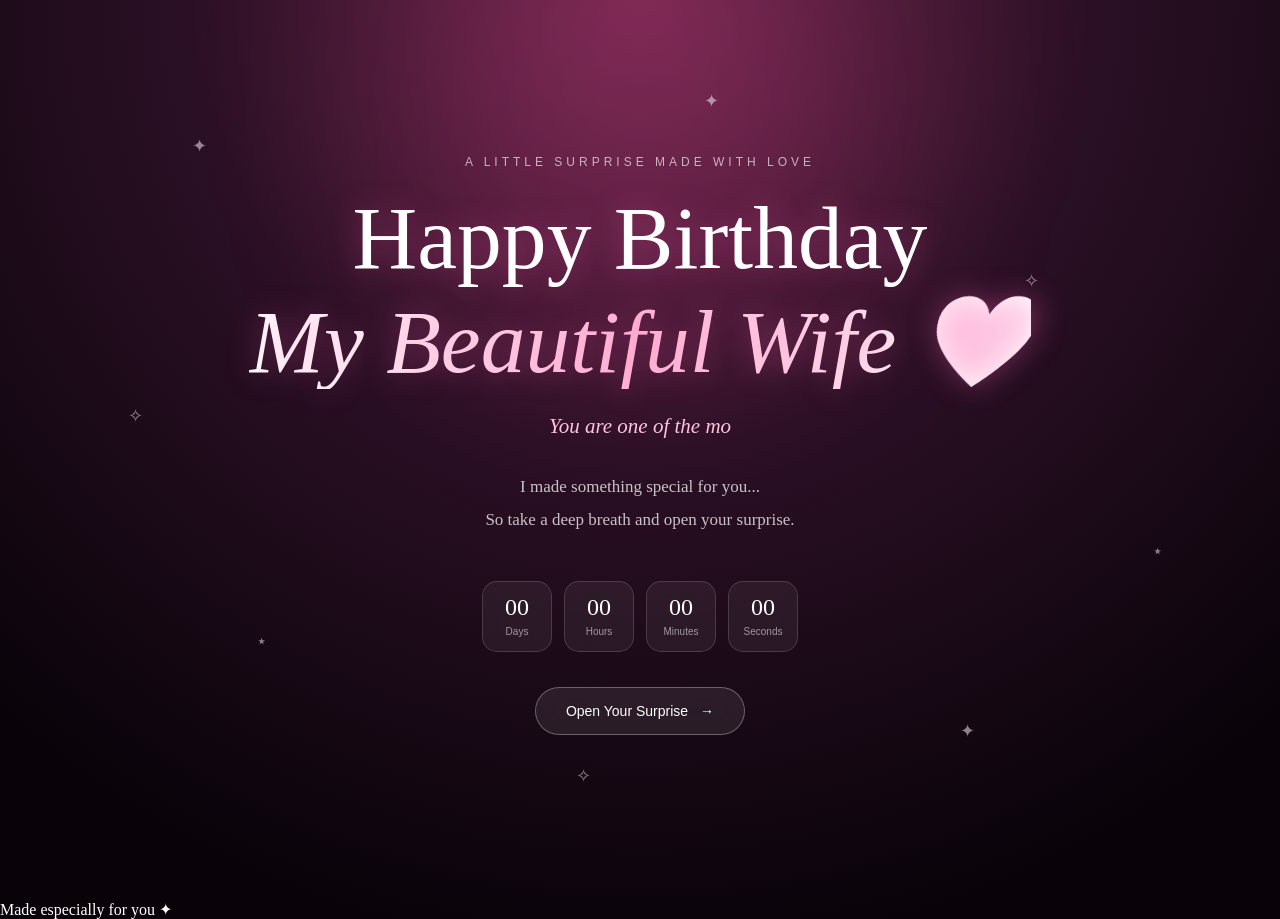
<file: index.html>
<!DOCTYPE html>
<html lang="en">

<head>

    <meta charset="UTF-8">

    <meta name="viewport"
          content="width=device-width, initial-scale=1.0">

    <title>A Surprise For You ❤️</title>

    <link rel="stylesheet" href="style.css">

</head>

<body class="home-page">

    <!-- Background particles -->

    <div class="particles">

        <span>✦</span>
        <span>✧</span>
        <span>⋆</span>
        <span>✦</span>
        <span>✧</span>
        <span>⋆</span>
        <span>✦</span>
        <span>✧</span>

    </div>


    <!-- Floating hearts -->

    <div class="floating-hearts">

        <span>❤️</span>
        <span>💕</span>
        <span>💗</span>
        <span>✨</span>
        <span>❤️</span>
        <span>🌸</span>

    </div>


    <main class="home-content">

        <p class="eyebrow">
            A little surprise made with love
        </p>


        <h1>

            Happy Birthday

            <span>
                My Beautiful Wife ❤️
            </span>

        </h1>


        <!-- Typing text -->

        <p id="typing-text"
           class="typing-text">
        </p>


        <p class="intro">

            I made something special for you...

            <br>

            So take a deep breath
            and open your surprise.

        </p>


        <!-- Countdown -->

        <div class="countdown">

            <div>
                <span id="days">00</span>
                <small>Days</small>
            </div>

            <div>
                <span id="hours">00</span>
                <small>Hours</small>
            </div>

            <div>
                <span id="minutes">00</span>
                <small>Minutes</small>
            </div>

            <div>
                <span id="seconds">00</span>
                <small>Seconds</small>
            </div>

        </div>


        <a href="letter.html"
           class="main-button">

            Open Your Surprise

            <span>→</span>

        </a>


    </main>


    <p class="bottom-text">
        Made especially for you ✦
    </p>


    <script src="script.js"></script>

</body>

</html>
</file>
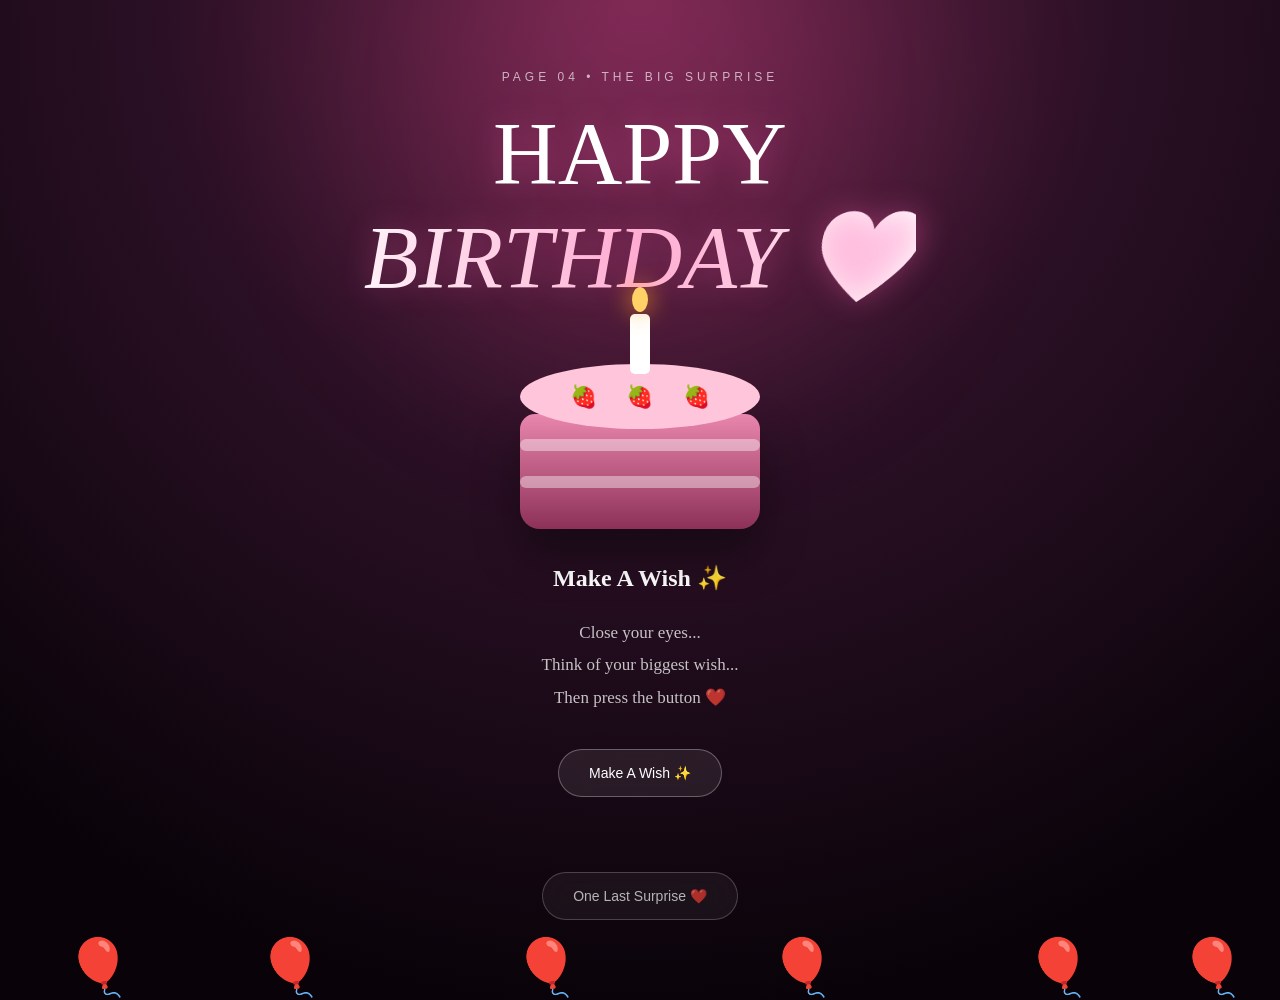
<file: birthday.html>
<!DOCTYPE html>
<html lang="en">

<head>

    <meta charset="UTF-8">

    <meta name="viewport"
          content="width=device-width, initial-scale=1.0">

    <title>Happy Birthday 🎂</title>

    <link rel="stylesheet"
          href="style.css">

</head>


<body class="birthday-page">


    <!-- BALLOONS -->

    <div class="balloons">

        <span>🎈</span>
        <span>🎈</span>
        <span>🎈</span>
        <span>🎈</span>
        <span>🎈</span>
        <span>🎈</span>

    </div>


    <main class="birthday-section">


        <p class="eyebrow">
            Page 04 • The big surprise
        </p>


        <h1>

            HAPPY

            <span>
                BIRTHDAY ❤️
            </span>

        </h1>


        <!-- CAKE -->

        <div class="cake">


            <!-- CANDLE -->

            <div class="candle">

                <div class="flame">
                </div>

            </div>


            <!-- CAKE TOP -->

            <div class="cake-top">

                <span>🍓</span>
                <span>🍓</span>
                <span>🍓</span>

            </div>


            <!-- CAKE BODY -->

            <div class="cake-body">

                <div class="cream">
                </div>

                <div class="cream">
                </div>

            </div>


        </div>


        <h2>
            Make A Wish ✨
        </h2>


        <p class="intro">

            Close your eyes...

            <br>

            Think of your biggest wish...

            <br>

            Then press the button ❤️

        </p>


        <button
            onclick="celebrate()"
            class="main-button">

            Make A Wish ✨

        </button>


        <div id="birthday-message">
        </div>


        <a href="final.html"
           class="main-button secondary-button">

            One Last Surprise ❤️

        </a>


    </main>


    <script src="script.js"></script>

</body>

</html>
</file>
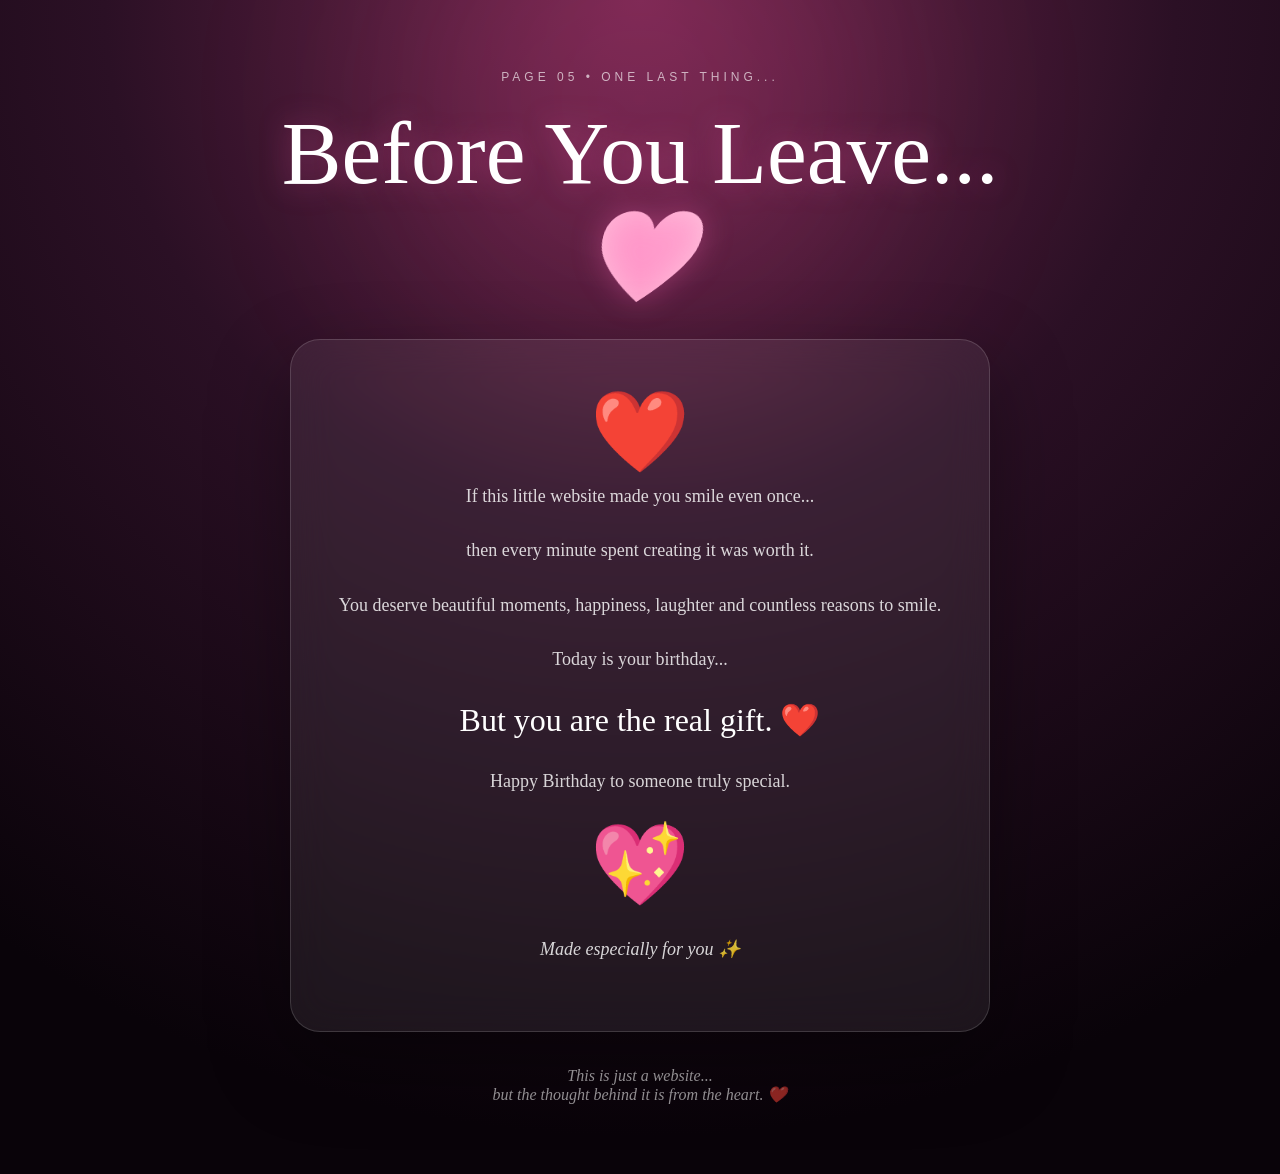
<file: final.html>
<!DOCTYPE html>
<html lang="en">

<head>

    <meta charset="UTF-8">

    <meta name="viewport"
          content="width=device-width, initial-scale=1.0">

    <title>One Last Surprise ❤️</title>

    <link rel="stylesheet"
          href="style.css">

</head>


<body class="final-page">


    <main class="final-section">


        <p class="eyebrow">
            Page 05 • One last thing...
        </p>


        <h1>

            Before You Leave...

            <span>
                ❤️
            </span>

        </h1>


        <div class="final-card">


            <div class="big-heart">
                ❤️
            </div>


            <p>

                If this little website
                made you smile even once...

            </p>


            <p>

                then every minute spent
                creating it was worth it.

            </p>


            <p>

                You deserve beautiful moments,
                happiness, laughter and
                countless reasons to smile.

            </p>


            <p>

                Today is your birthday...

            </p>


            <h2>

                But you are the
                real gift. ❤️

            </h2>


            <p>

                Happy Birthday to someone
                truly special.

            </p>


            <div class="big-heart">
                💖
            </div>


            <p class="signature">

                Made especially for you ✨

            </p>


        </div>


        <p class="ending">

            This is just a website...

            <br>

            but the thought behind it
            is from the heart. ❤️

        </p>


    </main>

</body>

</html>
</file>
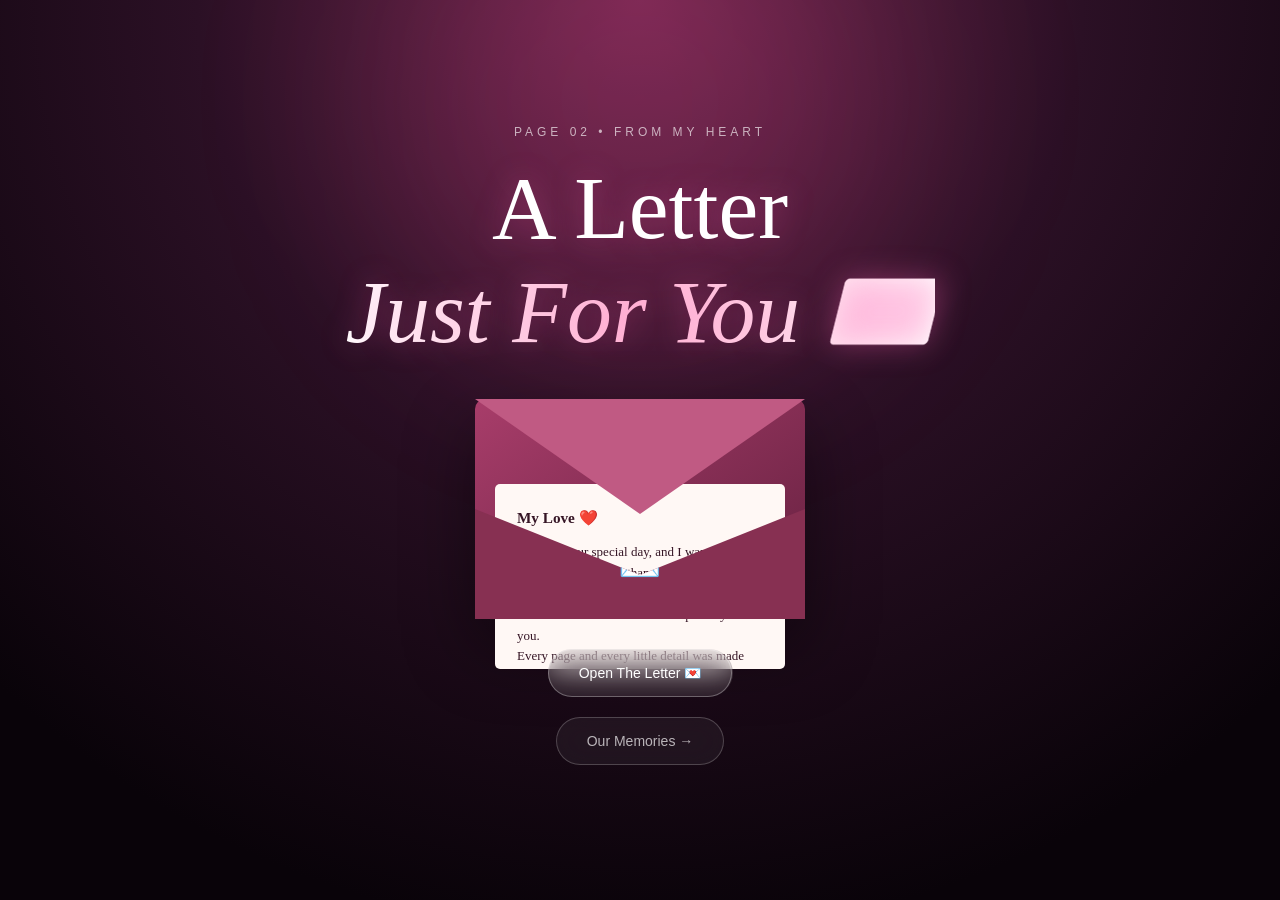
<file: letter.html>
<!DOCTYPE html>
<html lang="en">

<head>

    <meta charset="UTF-8">

    <meta name="viewport"
          content="width=device-width, initial-scale=1.0">

    <title>A Letter For You 💌</title>

    <link rel="stylesheet"
          href="style.css">

</head>


<body class="letter-page">


    <main class="letter-section">

        <p class="eyebrow">
            Page 02 • From my heart
        </p>


        <h1>

            A Letter

            <span>
                Just For You 💌
            </span>

        </h1>


        <!-- ENVELOPE -->

        <div class="envelope-wrapper">

            <div id="envelope"
                 class="envelope">


                <div class="envelope-flap">
                </div>


                <div class="letter-paper">

                    <h3>
                        My Love ❤️
                    </h3>


                    <p>
                        Today is your special day,
                        and I wanted to give you
                        something more than an
                        ordinary birthday wish.
                    </p>


                    <p>
                        So I created this little
                        website especially for you.
                    </p>


                    <p>
                        Every page and every little
                        detail was made with one
                        simple wish...
                    </p>


                    <p>
                        To see you smile today. ❤️
                    </p>


                    <p>
                        I hope this little surprise
                        reminds you just how
                        special you are.
                    </p>


                    <p class="signature">
                        With lots of love ❤️
                    </p>

                </div>


                <div class="envelope-front">

                    💌

                </div>


            </div>

        </div>


        <button
            onclick="openEnvelope()"
            class="main-button">

            Open The Letter 💌

        </button>


        <a href="memories.html"
           class="main-button secondary-button">

            Our Memories →

        </a>


    </main>


    <script src="script.js"></script>

</body>

</html>
</file>
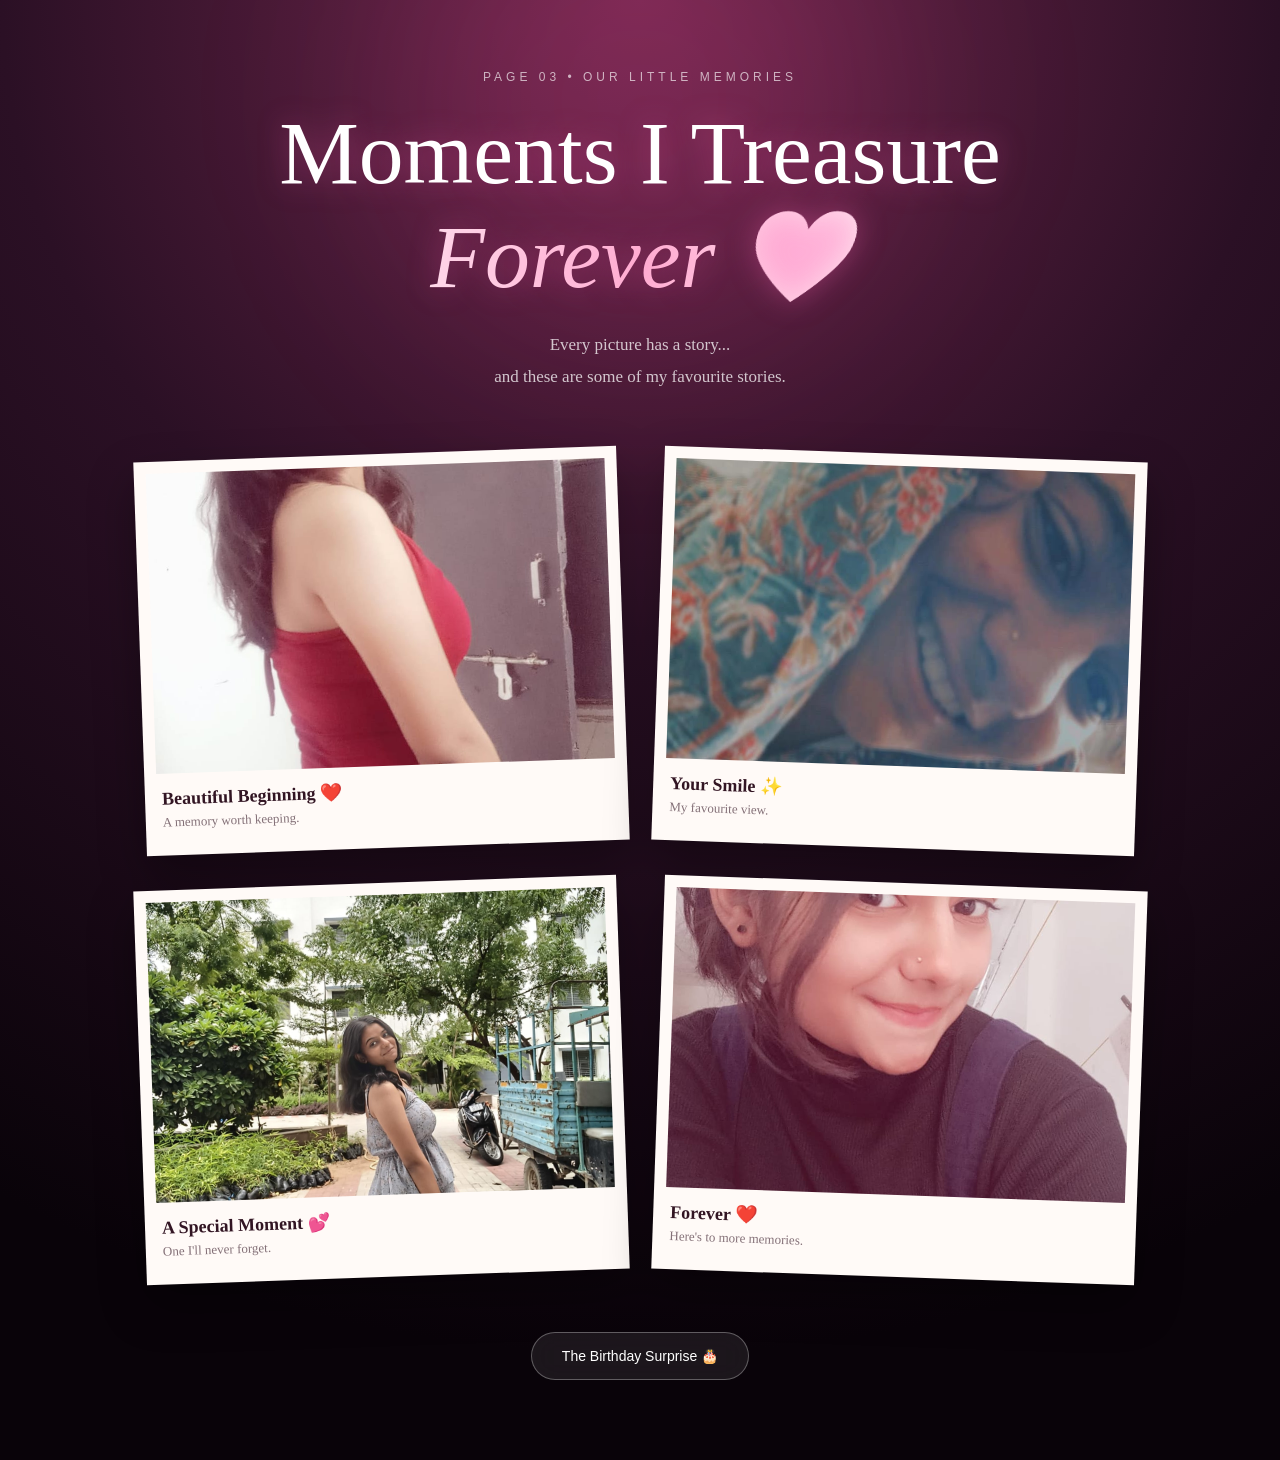
<file: memories.html>
<!DOCTYPE html>
<html lang="en">

<head>

    <meta charset="UTF-8">

    <meta name="viewport"
          content="width=device-width, initial-scale=1.0">

    <title>Our Memories 📸</title>

    <link rel="stylesheet"
          href="style.css">

</head>


<body class="memories-page">


    <main class="memories-section">


        <p class="eyebrow">
            Page 03 • Our little memories
        </p>


        <h1>

            Moments I Treasure

            <span>
                Forever ❤️
            </span>

        </h1>


        <p class="intro">

            Every picture has a story...

            <br>

            and these are some of
            my favourite stories.

        </p>


        <!-- POLAROID GALLERY -->

        <div class="polaroid-gallery">


            <!-- PHOTO 1 -->

            <div class="polaroid rotate-left">

                <img
                    src="images/photo1.jpg"
                    alt="Our memory">

                <div class="caption">

                    <h3>
                        Beautiful Beginning ❤️
                    </h3>

                    <p>
                        A memory worth keeping.
                    </p>

                </div>

            </div>


            <!-- PHOTO 2 -->

            <div class="polaroid rotate-right">

                <img
                    src="images/photo2.jpg"
                    alt="Our memory">

                <div class="caption">

                    <h3>
                        Your Smile ✨
                    </h3>

                    <p>
                        My favourite view.
                    </p>

                </div>

            </div>


            <!-- PHOTO 3 -->

            <div class="polaroid rotate-left">

                <img
                    src="images/photo3.jpg"
                    alt="Our memory">

                <div class="caption">

                    <h3>
                        A Special Moment 💕
                    </h3>

                    <p>
                        One I'll never forget.
                    </p>

                </div>

            </div>


            <!-- PHOTO 4 -->

            <div class="polaroid rotate-right">

                <img
                    src="images/photo4.jpg"
                    alt="Our memory">

                <div class="caption">

                    <h3>
                        Forever ❤️
                    </h3>

                    <p>
                        Here's to more memories.
                    </p>

                </div>

            </div>


        </div>


        <a href="birthday.html"
           class="main-button">

            The Birthday Surprise 🎂

        </a>


    </main>


</body>

</html>
</file>
<file: style.css>
* {
    margin: 0;
    padding: 0;
    box-sizing: border-box;
}


html {
    scroll-behavior: smooth;
}


body {

    min-height: 100vh;

    color: white;

    font-family:
        Georgia,
        "Times New Roman",
        serif;

    overflow-x: hidden;

    background:
        radial-gradient(
            circle at top,
            #70264c,
            #2b1025 40%,
            #090309 85%
        );

}


/* =================================
   BACKGROUND GLOW
================================= */


body::before {

    content: "";

    position: fixed;

    width: 500px;
    height: 500px;

    border-radius: 50%;

    background:
        rgba(255,80,160,.13);

    filter:
        blur(100px);

    top: -150px;
    left: 50%;

    transform:
        translateX(-50%);

    pointer-events: none;

}


/* =================================
   COMMON
================================= */


.home-content,
.letter-section,
.memories-section,
.birthday-section,
.final-section {

    position: relative;

    z-index: 5;

    min-height: 100vh;

    padding: 70px 20px;

    display: flex;

    flex-direction: column;

    justify-content: center;

    align-items: center;

    text-align: center;

}


.eyebrow {

    font-family: Arial, sans-serif;

    text-transform: uppercase;

    letter-spacing: 4px;

    font-size: 12px;

    opacity: .65;

    margin-bottom: 22px;

}


h1 {

    font-size:
        clamp(
            2.8rem,
            7vw,
            6rem
        );

    font-weight: 400;

    line-height: 1.05;

    text-shadow:
        0 0 30px
        rgba(255,100,180,.35);

}


h1 span {

    display: block;

    font-style: italic;

    margin-top: 10px;

    background:
        linear-gradient(
            90deg,
            #ffffff,
            #ffb4d5,
            #ffffff
        );

    -webkit-background-clip: text;

    color: transparent;

}


.intro {

    max-width: 650px;

    font-size: 17px;

    line-height: 1.9;

    opacity: .75;

    margin: 25px 0;

}


/* =================================
   BUTTON
================================= */


.main-button {

    display: inline-flex;

    align-items: center;

    gap: 12px;

    padding:
        15px
        30px;

    margin: 10px;

    color: white;

    text-decoration: none;

    border-radius: 100px;

    border:
        1px solid
        rgba(255,255,255,.3);

    background:
        rgba(255,255,255,.08);

    backdrop-filter:
        blur(15px);

    font-family: Arial, sans-serif;

    font-size: 14px;

    cursor: pointer;

    transition:
        .35s ease;

}


.main-button:hover {

    transform:
        translateY(-5px)
        scale(1.04);

    background:
        rgba(255,255,255,.17);

    box-shadow:
        0 15px 40px
        rgba(255,60,150,.25);

}


.secondary-button {

    opacity: .7;

}


/* =================================
   TYPING
================================= */


.typing-text {

    font-size: 21px;

    font-style: italic;

    min-height: 32px;

    margin-top: 25px;

    color: #ffc4dd;

}


/* =================================
   COUNTDOWN
================================= */


.countdown {

    display: flex;

    gap: 12px;

    margin: 20px 0 25px;

}


.countdown div {

    min-width: 70px;

    padding: 12px 8px;

    border:
        1px solid
        rgba(255,255,255,.15);

    border-radius: 15px;

    background:
        rgba(255,255,255,.06);

    backdrop-filter:
        blur(10px);

}


.countdown span {

    display: block;

    font-size: 24px;

}


.countdown small {

    opacity: .55;

    font-family: Arial, sans-serif;

    font-size: 10px;

}


/* =================================
   FLOATING HEARTS
================================= */


.floating-hearts span {

    position: fixed;

    bottom: -60px;

    font-size: 20px;

    opacity: .6;

    z-index: 2;

    animation:
        floating
        9s
        linear
        infinite;

}


.floating-hearts span:nth-child(1) {
    left: 10%;
    animation-delay: 0s;
}


.floating-hearts span:nth-child(2) {
    left: 25%;
    animation-delay: 2s;
}


.floating-hearts span:nth-child(3) {
    left: 40%;
    animation-delay: 4s;
}


.floating-hearts span:nth-child(4) {
    left: 60%;
    animation-delay: 1s;
}


.floating-hearts span:nth-child(5) {
    left: 75%;
    animation-delay: 3s;
}


.floating-hearts span:nth-child(6) {
    left: 90%;
    animation-delay: 5s;
}


@keyframes floating {

    0% {

        transform:
            translateY(0)
            rotate(0deg);

        opacity: 0;

    }

    15% {
        opacity: .7;
    }

    100% {

        transform:
            translateY(-110vh)
            rotate(360deg);

        opacity: 0;

    }

}


/* =================================
   PARTICLES
================================= */


.particles span {

    position: fixed;

    font-size: 18px;

    opacity: .5;

    animation:
        sparkle
        4s
        ease-in-out
        infinite;

}


.particles span:nth-child(1) {
    top: 15%;
    left: 15%;
}


.particles span:nth-child(2) {
    top: 30%;
    left: 80%;
}


.particles span:nth-child(3) {
    top: 70%;
    left: 20%;
}


.particles span:nth-child(4) {
    top: 80%;
    left: 75%;
}


.particles span:nth-child(5) {
    top: 45%;
    left: 10%;
}


.particles span:nth-child(6) {
    top: 60%;
    left: 90%;
}


.particles span:nth-child(7) {
    top: 10%;
    left: 55%;
}


.particles span:nth-child(8) {
    top: 85%;
    left: 45%;
}


@keyframes sparkle {

    0%,100% {
        opacity: .2;
        transform: scale(.7);
    }

    50% {
        opacity: 1;
        transform: scale(1.4);
    }

}


/* =================================
   ENVELOPE
================================= */


.envelope-wrapper {

    margin:
        40px
        0
        20px;

    perspective:
        1000px;

}


.envelope {

    position: relative;

    width: 330px;

    height: 220px;

    border-radius: 10px;

    background:
        linear-gradient(
            145deg,
            #a83d6a,
            #64203f
        );

    box-shadow:
        0 30px 70px
        rgba(0,0,0,.45);

    transition:
        1s ease;

}


.envelope-flap {

    position: absolute;

    z-index: 5;

    top: 0;
    left: 0;

    width: 0;
    height: 0;

    border-left:
        165px solid transparent;

    border-right:
        165px solid transparent;

    border-top:
        115px solid #c05a83;

    transform-origin: top;

    transition:
        1s ease;

}


.letter-paper {

    position: absolute;

    width: 290px;

    height: 185px;

    top: 20px;
    left: 20px;

    padding: 22px;

    overflow-y: auto;

    background:
        #fff8f5;

    color:
        #351525;

    border-radius: 5px;

    text-align: left;

    font-family:
        Georgia,
        serif;

    font-size: 13px;

    line-height: 1.6;

    transform:
        translateY(65px);

    transition:
        1s ease;

}


.letter-paper h3 {

    margin-bottom: 12px;

}


.envelope-front {

    position: absolute;

    bottom: 0;

    width: 100%;

    height: 110px;

    display: flex;

    justify-content: center;

    align-items: center;

    font-size: 35px;

    z-index: 6;

    background:
        #873052;

    clip-path:
        polygon(
            0 0,
            50% 60%,
            100% 0,
            100% 100%,
            0 100%
        );

}


.envelope.open .envelope-flap {

    transform:
        rotateX(180deg);

}


.envelope.open .letter-paper {

    transform:
        translateY(-105px);

}


.signature {

    font-style: italic;

    margin-top: 20px;

}


/* =================================
   POLAROID
================================= */


.polaroid-gallery {

    width:
        min(1000px, 95%);

    display:
        grid;

    grid-template-columns:
        repeat(2, 1fr);

    gap: 35px;

    margin:
        35px
        0
        45px;

}


.polaroid {

    padding:
        12px
        12px
        25px;

    background:
        #fffaf7;

    color:
        #321523;

    box-shadow:
        0 20px 45px
        rgba(0,0,0,.35);

    transition:
        .4s ease;

}


.polaroid:hover {

    transform:
        translateY(-12px)
        rotate(0deg)
        scale(1.03);

}


.rotate-left {

    transform:
        rotate(-2deg);

}


.rotate-right {

    transform:
        rotate(2deg);

}


.polaroid img {

    width: 100%;

    height: 300px;

    object-fit: cover;

    display: block;

}


.caption {

    text-align: left;

    padding:
        14px
        5px
        0;

}


.caption h3 {

    font-size: 18px;

    margin-bottom: 5px;

}


.caption p {

    font-size: 13px;

    opacity: .6;

}


/* =================================
   BALLOONS
================================= */


.balloons span {

    position: fixed;

    bottom: -100px;

    font-size: 55px;

    z-index: 1;

    animation:
        balloon
        10s
        linear
        infinite;

}


.balloons span:nth-child(1) {
    left: 5%;
}


.balloons span:nth-child(2) {
    left: 20%;
    animation-delay: 2s;
}


.balloons span:nth-child(3) {
    left: 40%;
    animation-delay: 4s;
}


.balloons span:nth-child(4) {
    left: 60%;
    animation-delay: 1s;
}


.balloons span:nth-child(5) {
    left: 80%;
    animation-delay: 3s;
}


.balloons span:nth-child(6) {
    left: 92%;
    animation-delay: 5s;
}


@keyframes balloon {

    0% {

        transform:
            translateY(0)
            rotate(-5deg);

        opacity: 0;

    }

    10% {
        opacity: .8;
    }

    100% {

        transform:
            translateY(-120vh)
            rotate(10deg);

        opacity: 0;

    }

}


/* =================================
   CAKE
================================= */


.cake {

    position: relative;

    width: 240px;

    height: 190px;

    margin:
        35px
        0;

}


.cake-body {

    position: absolute;

    bottom: 0;

    width: 240px;

    height: 115px;

    border-radius:
        15px
        15px
        20px
        20px;

    background:
        linear-gradient(
            #e986ad,
            #8d3158
        );

    box-shadow:
        0 25px 45px
        rgba(0,0,0,.4);

}


.cake-top {

    position: absolute;

    top: 25px;

    width: 240px;

    height: 65px;

    border-radius: 50%;

    background:
        #ffc6db;

    z-index: 3;

    display: flex;

    justify-content:
        space-around;

    align-items:
        center;

    padding: 0 35px;

}


.cake-top span {

    font-size: 22px;

}


.cream {

    height: 12px;

    margin-top: 25px;

    border-radius: 20px;

    background:
        rgba(255,255,255,.4);

}


.candle {

    position: absolute;

    z-index: 6;

    left: 110px;

    top: -25px;

    width: 20px;

    height: 60px;

    border-radius: 5px;

    background:
        #fff;

}


.flame {

    position: absolute;

    left: 2px;

    top: -27px;

    width: 16px;

    height: 25px;

    border-radius:
        50%;

    background:
        #ffd166;

    box-shadow:
        0 0 25px
        #ff9f1c;

    animation:
        flame
        .5s
        infinite
        alternate;

}


@keyframes flame {

    from {
        transform: scale(.9);
    }

    to {
        transform: scale(1.15);
    }

}


#birthday-message {

    min-height: 35px;

    margin: 10px;

    font-size: 20px;

    font-style: italic;

}


/* =================================
   FINAL CARD
================================= */


.final-card {

    width:
        min(700px, 92%);

    padding:
        45px
        30px;

    margin:
        35px
        0;

    border-radius:
        30px;

    background:
        rgba(255,255,255,.07);

    border:
        1px solid
        rgba(255,255,255,.15);

    backdrop-filter:
        blur(20px);

    box-shadow:
        0 30px 80px
        rgba(0,0,0,.35);

}


.final-card p {

    font-size: 18px;

    line-height: 1.9;

    opacity: .82;

    margin-bottom: 20px;

}


.final-card h2 {

    font-size: 32px;

    font-weight: 400;

    margin:
        25px
        0;

}


.big-heart {

    font-size: 80px;

    animation:
        heartbeat
        1.2s
        infinite;

}


@keyframes heartbeat {

    0%,100% {
        transform: scale(1);
    }

    50% {
        transform: scale(1.18);
    }

}


.ending {

    opacity: .55;

    font-style: italic;

}


/* =================================
   MOBILE
================================= */


@media(max-width:650px) {

    h1 {
        font-size: 2.7rem;
    }


    .countdown {
        gap: 6px;
    }


    .countdown div {
        min-width: 65px;
    }


    .polaroid-gallery {
        grid-template-columns: 1fr;
    }


    .polaroid img {
        height: 350px;
    }


    .envelope {
        width: 300px;
    }


    .envelope-flap {
        border-left-width: 150px;
        border-right-width: 150px;
    }


    .letter-paper {
        width: 260px;
    }


    .cake {
        transform: scale(.9);
    }


    .final-card {
        padding:
            35px
            20px;
    }

}
</file>
